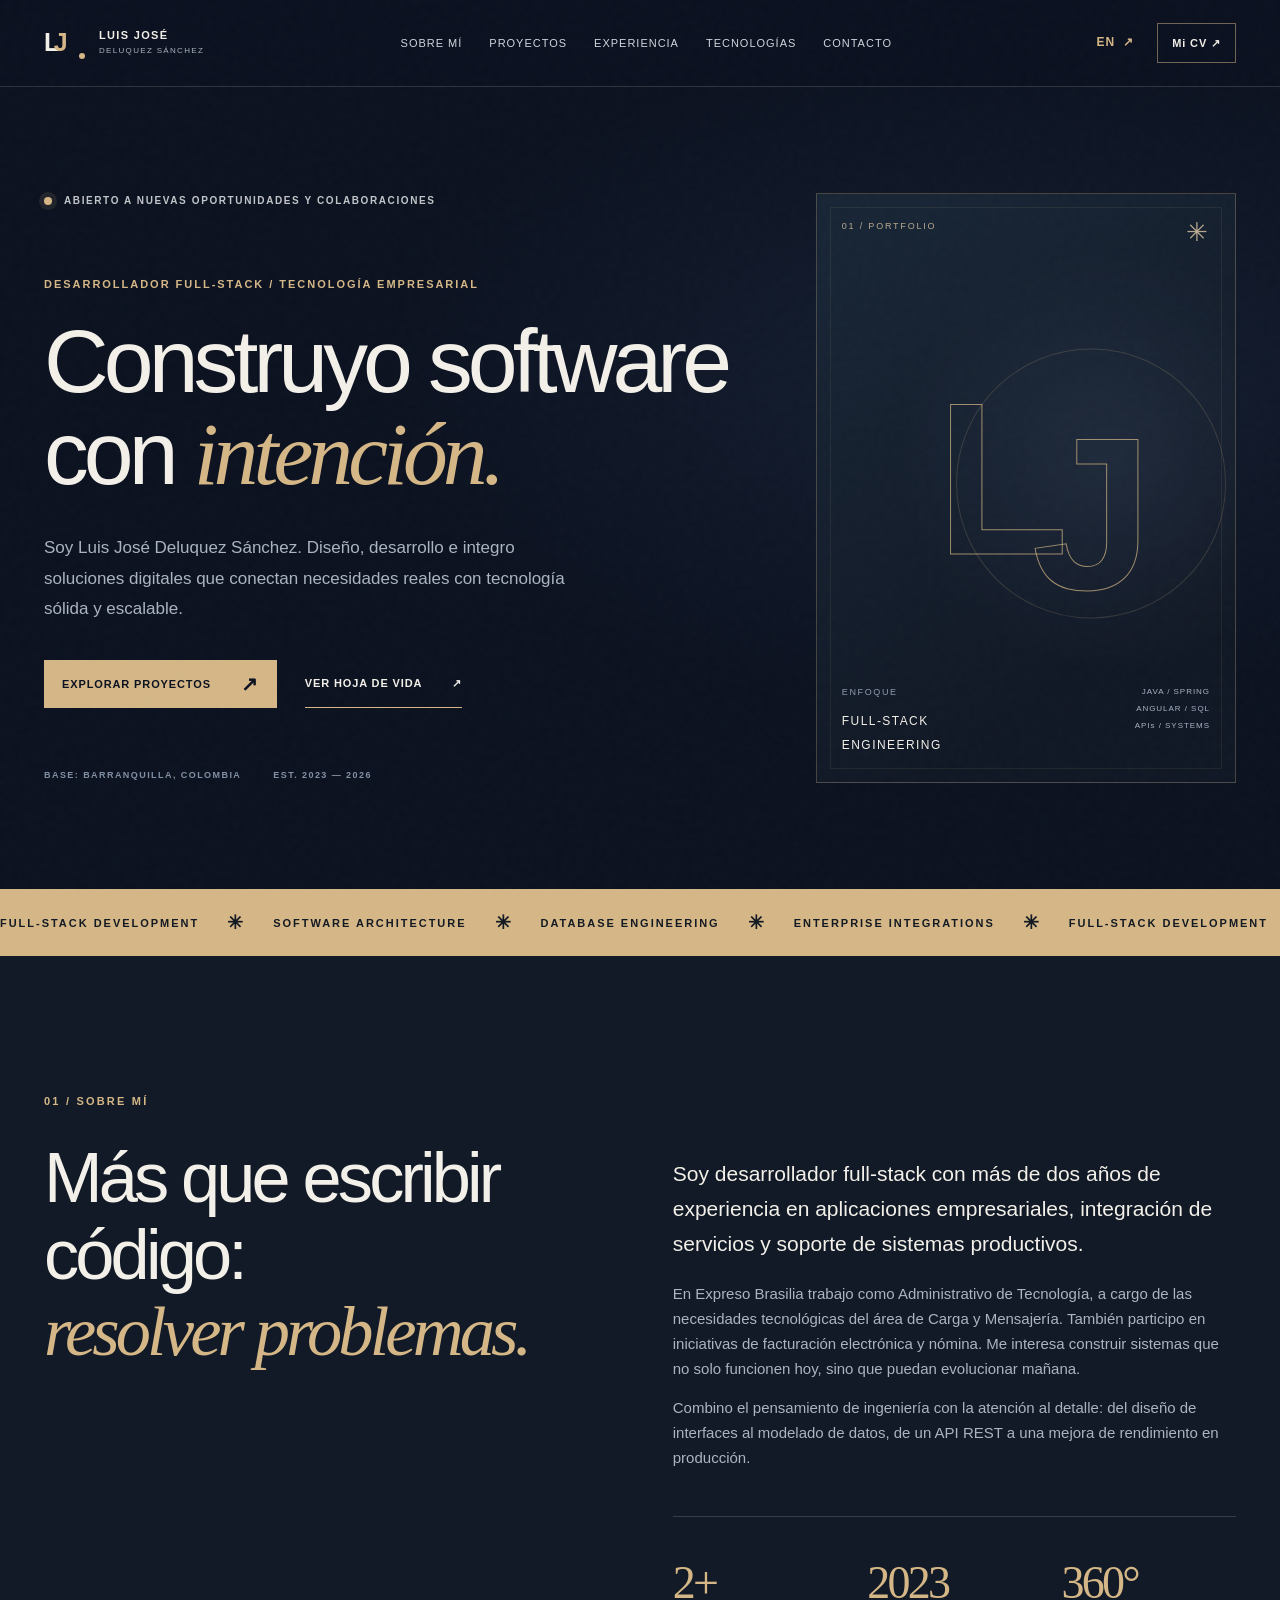
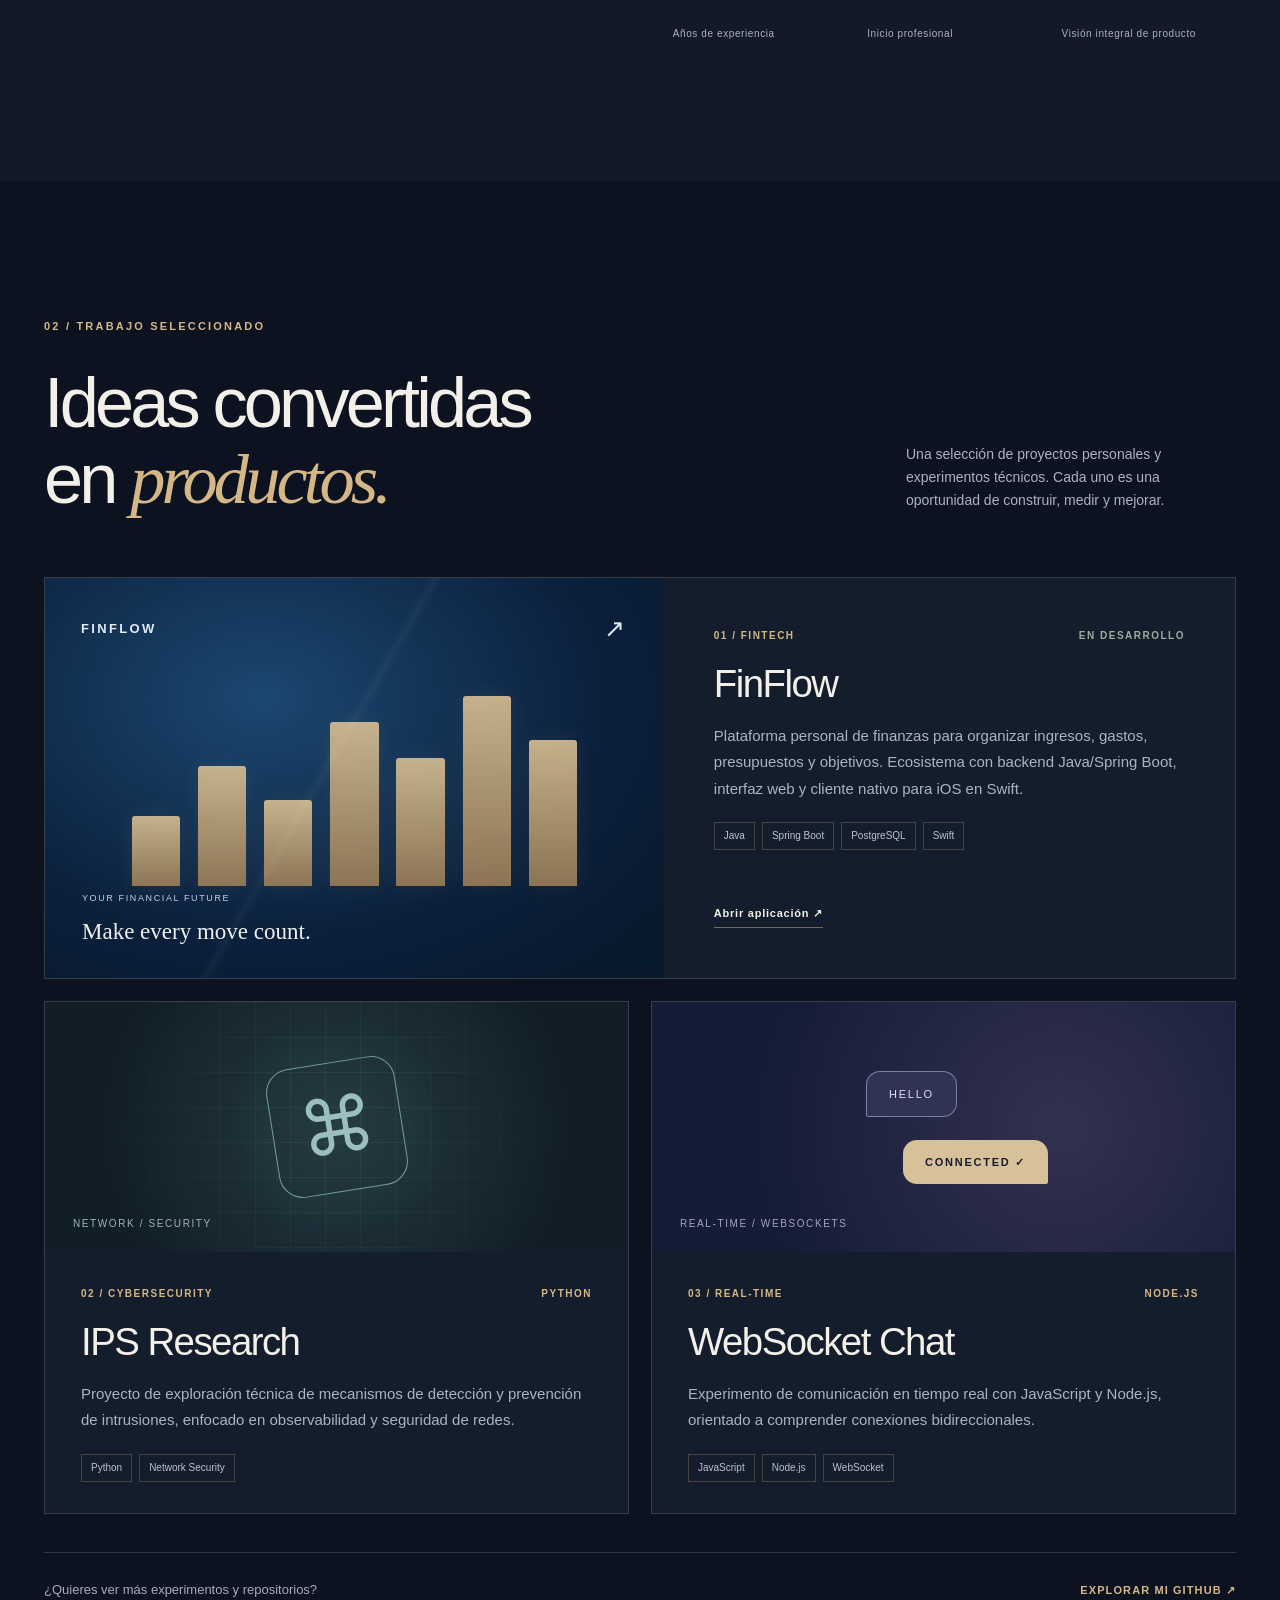
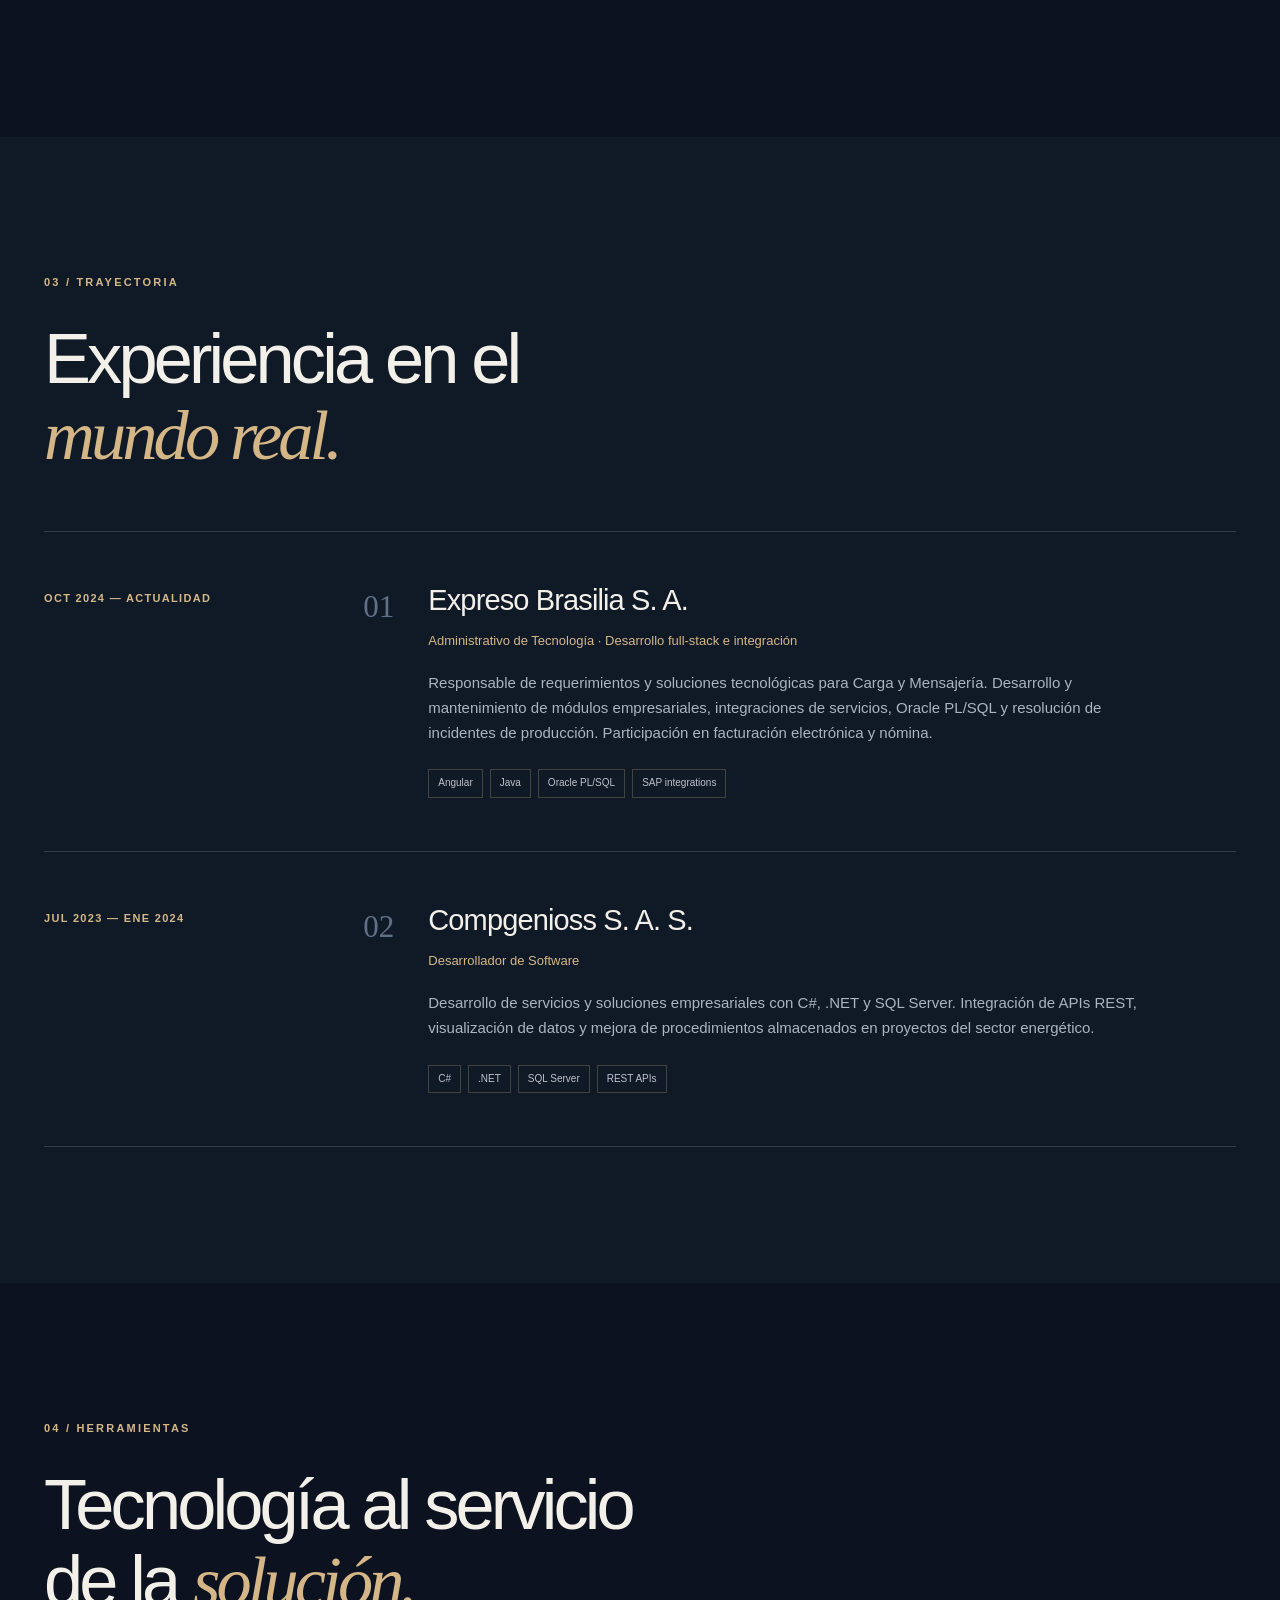
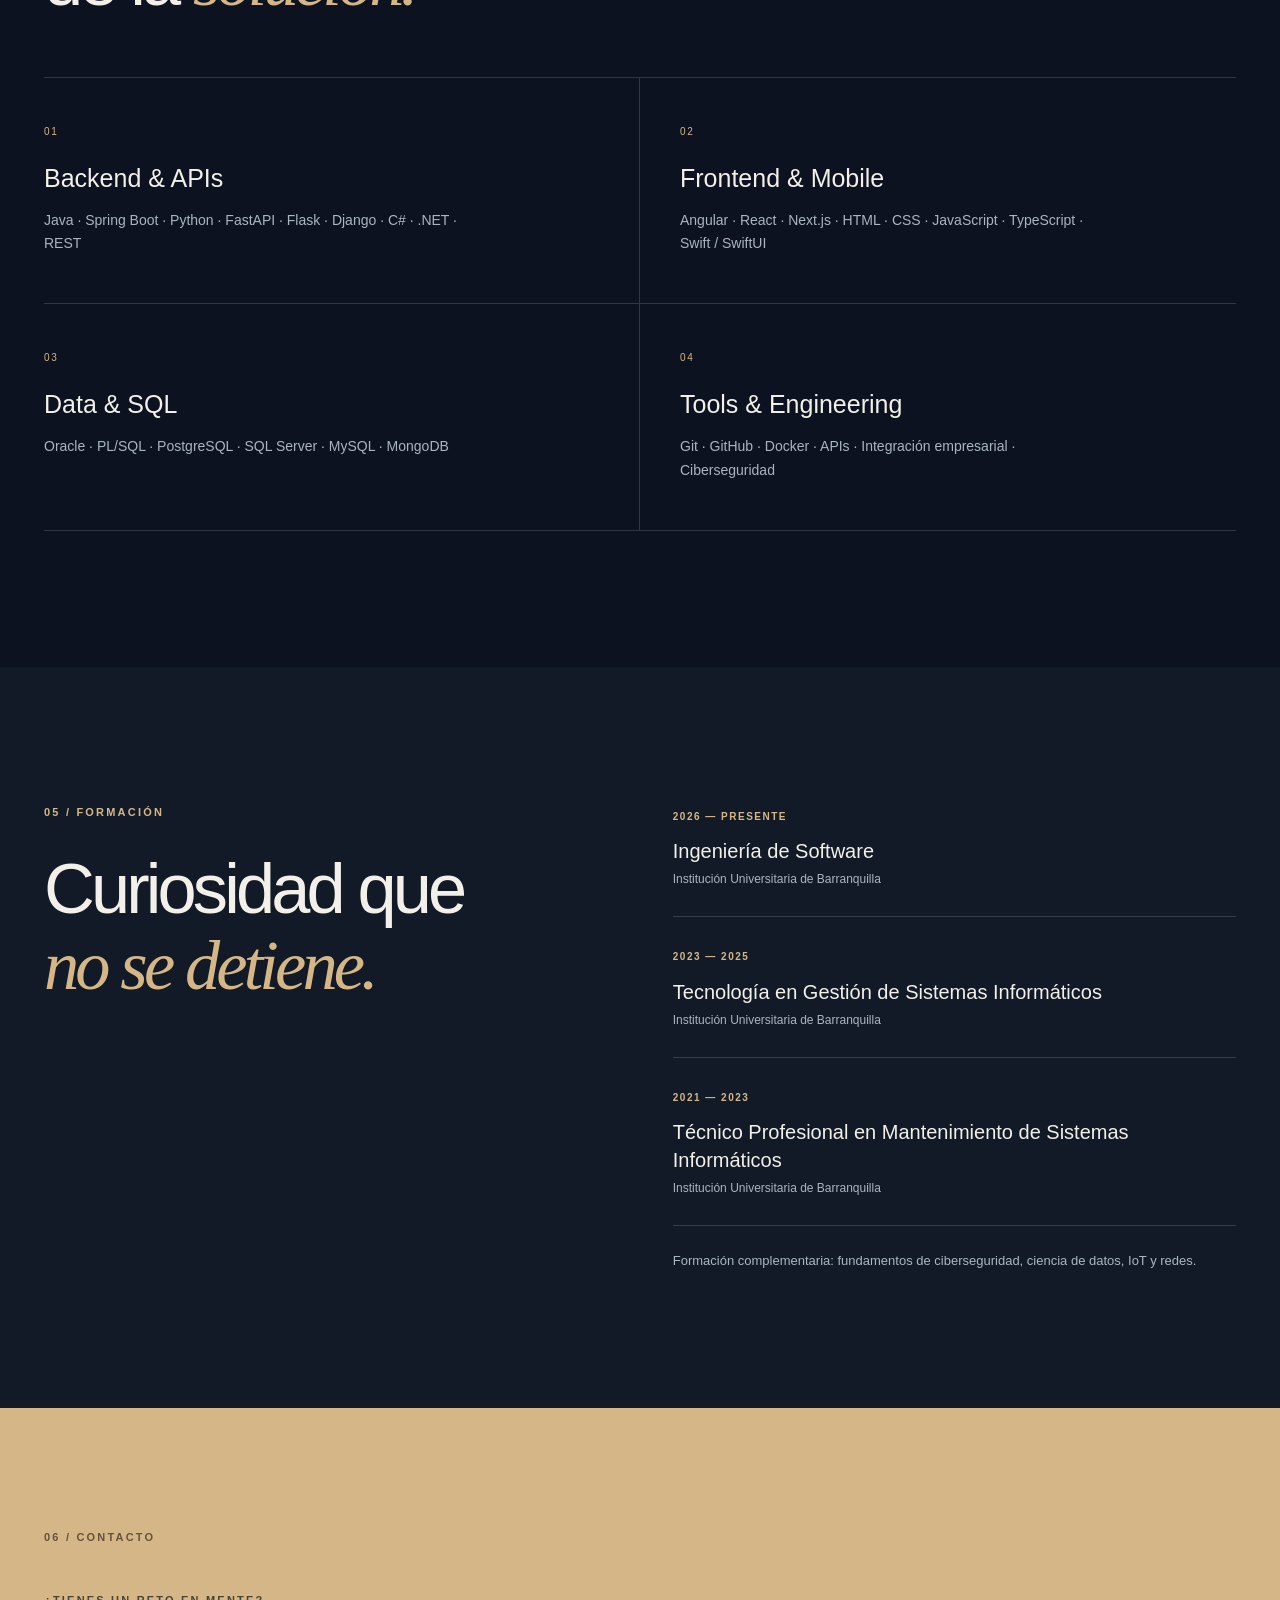
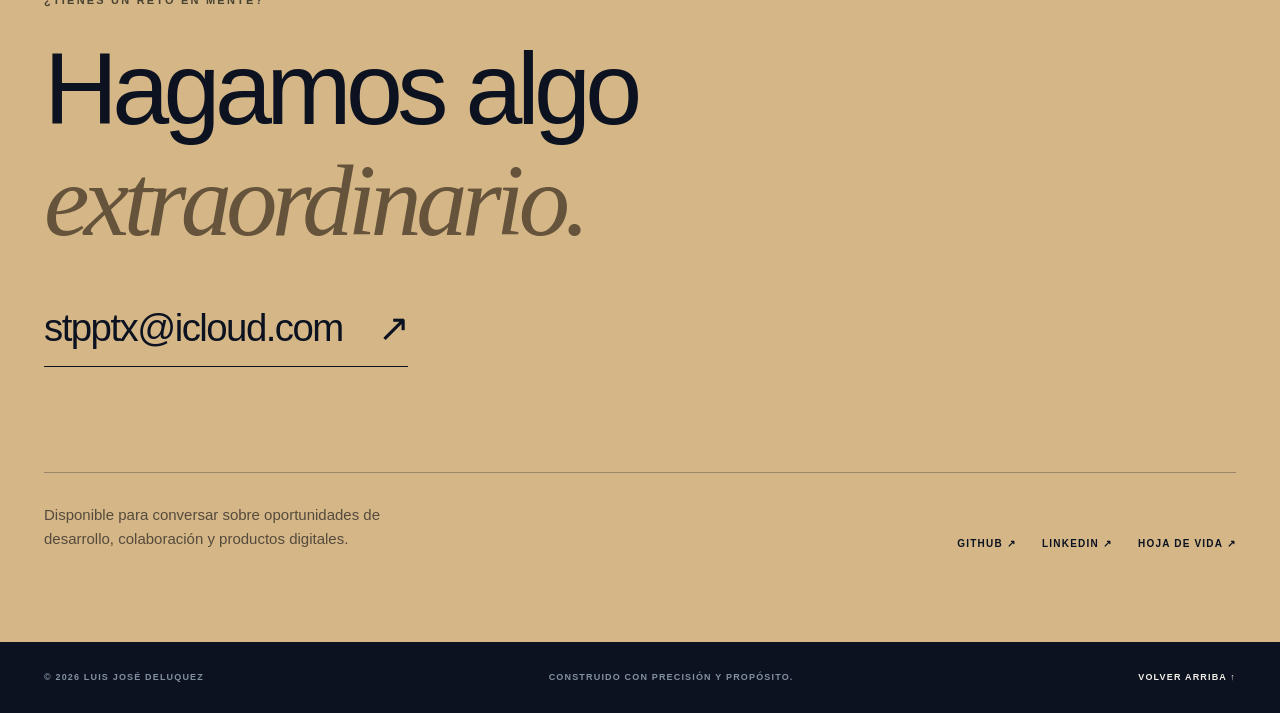
<file: portfolio/index.html>
<!doctype html>
<html lang="es">
<head>
  <meta charset="utf-8">
  <meta name="viewport" content="width=device-width, initial-scale=1">
  <meta name="theme-color" content="#0c1220">
  <meta name="description" content="Luis José Deluquez Sánchez — Desarrollador Full-Stack en Barranquilla, Colombia. Java, Spring Boot, Angular, Oracle, APIs e integración de sistemas. Proyectos, trayectoria y contacto.">
  <meta property="og:type" content="website">
  <meta property="og:title" content="Luis José Deluquez — Full-Stack Developer">
  <meta property="og:description" content="Software bien pensado. Experiencia empresarial, proyectos personales y soluciones que hacen la diferencia.">
  <meta property="og:locale" content="es_CO">
  <meta name="color-scheme" content="dark">
  <title>Luis José Deluquez — Full-Stack Developer</title>
  <link rel="icon" href="./favicon.svg" type="image/svg+xml">
  <link rel="stylesheet" href="./styles.css">
  <script src="./main.js" defer></script>
</head>
<body>
  <a class="skip-link" href="#contenido">Saltar al contenido</a>
  <div class="grain" aria-hidden="true"></div>
  <header class="site-header" id="inicio">
    <div class="container header-inner">
      <a class="identity" href="#inicio" aria-label="Luis José Deluquez, inicio">
        <span class="identity-mark">L<span>J</span><i></i></span>
        <span class="identity-label">LUIS JOSÉ<br><small>DELUQUEZ SÁNCHEZ</small></span>
      </a>
      <nav class="nav" id="main-nav" aria-label="Navegación principal">
        <a data-i18n="navAbout" href="#sobre-mi">Sobre mí</a>
        <a data-i18n="navProjects" href="#proyectos">Proyectos</a>
        <a data-i18n="navExperience" href="#experiencia">Experiencia</a>
        <a data-i18n="navSkills" href="#stack">Tecnologías</a>
        <a data-i18n="navContact" href="#contacto">Contacto</a>
      </nav>
      <div class="header-actions">
        <button class="lang-btn" id="language-toggle" type="button" aria-label="Cambiar idioma">EN <span aria-hidden="true">↗</span></button>
        <a class="top-cta" data-i18n="navResume" href="./cv.html">Mi CV <span aria-hidden="true">↗</span></a>
        <button class="menu-toggle" type="button" id="menu-toggle" aria-expanded="false" aria-controls="main-nav" aria-label="Abrir menú"><span></span><span></span></button>
      </div>
    </div>
  </header>

  <main id="contenido">
    <section class="hero section-pad">
      <div class="hero-lines" aria-hidden="true"></div>
      <div class="container hero-grid">
        <div class="hero-content">
          <p class="eyebrow"><span class="signal"></span><span data-i18n="heroAvailability">Abierto a nuevas oportunidades y colaboraciones</span></p>
          <p class="hero-label" data-i18n="heroRole">Desarrollador Full-Stack / Tecnología empresarial</p>
          <h1 data-i18n="heroTitle">Construyo software<br>con <em>intención.</em></h1>
          <p class="hero-description" data-i18n="heroDesc">Soy Luis José Deluquez Sánchez. Diseño, desarrollo e integro soluciones digitales que conectan necesidades reales con tecnología sólida y escalable.</p>
          <div class="hero-ctas">
            <a href="#proyectos" class="button button-primary"><span data-i18n="viewProjects">Explorar proyectos</span><span class="arrow" aria-hidden="true">↗</span></a>
            <a href="./cv.html" class="button button-text"><span data-i18n="viewResume">Ver hoja de vida</span><span aria-hidden="true">↗</span></a>
          </div>
          <div class="hero-bottom">
            <span data-i18n="basedIn">BASE: BARRANQUILLA, COLOMBIA</span>
            <span>EST. 2023 — 2026</span>
          </div>
        </div>
        <div class="hero-visual" aria-label="Arte tipográfico y áreas de especialidad">
          <div class="visual-top"><span>01 / PORTFOLIO</span><span class="visual-star" aria-hidden="true">✳</span></div>
          <div class="visual-monogram" aria-hidden="true"><span>L</span><span>J</span><div class="visual-orbit"></div></div>
          <div class="visual-bottom">
            <div><span class="micro-label" data-i18n="focusArea">ENFOQUE</span><strong>FULL-STACK<br>ENGINEERING</strong></div>
            <div class="visual-tags"><span>JAVA / SPRING</span><span>ANGULAR / SQL</span><span>APIs / SYSTEMS</span></div>
          </div>
        </div>
      </div>
    </section>

    <div class="ticker" aria-label="Especialidades"><div class="ticker-track"><span>FULL-STACK DEVELOPMENT</span><i>✳</i><span>SOFTWARE ARCHITECTURE</span><i>✳</i><span>DATABASE ENGINEERING</span><i>✳</i><span>ENTERPRISE INTEGRATIONS</span><i>✳</i><span>FULL-STACK DEVELOPMENT</span><i>✳</i><span>SOFTWARE ARCHITECTURE</span><i>✳</i><span>DATABASE ENGINEERING</span><i>✳</i><span>ENTERPRISE INTEGRATIONS</span><i>✳</i></div></div>

    <section class="about section-pad" id="sobre-mi" aria-labelledby="about-heading">
      <div class="container split-layout">
        <div class="section-intro">
          <p class="section-index">01 <span data-i18n="sectionAbout">/ SOBRE MÍ</span></p>
          <h2 id="about-heading" data-i18n="aboutTitle">Más que escribir código:<br><em>resolver problemas.</em></h2>
        </div>
        <div class="about-copy">
          <p class="lead" data-i18n="aboutLead">Soy desarrollador full-stack con más de dos años de experiencia en aplicaciones empresariales, integración de servicios y soporte de sistemas productivos.</p>
          <p data-i18n="aboutText">En Expreso Brasilia trabajo como Administrativo de Tecnología, a cargo de las necesidades tecnológicas del área de Carga y Mensajería. También participo en iniciativas de facturación electrónica y nómina. Me interesa construir sistemas que no solo funcionen hoy, sino que puedan evolucionar mañana.</p>
          <p data-i18n="aboutText2">Combino el pensamiento de ingeniería con la atención al detalle: del diseño de interfaces al modelado de datos, de un API REST a una mejora de rendimiento en producción.</p>
          <div class="about-facts">
            <div><strong>2+</strong><span data-i18n="factExperience">Años de experiencia</span></div>
            <div><strong>2023</strong><span data-i18n="factCareer">Inicio profesional</span></div>
            <div><strong>360°</strong><span data-i18n="factFocus">Visión integral de producto</span></div>
          </div>
        </div>
      </div>
    </section>

    <section class="projects section-pad" id="proyectos" aria-labelledby="projects-heading">
      <div class="container">
        <div class="section-heading">
          <div><p class="section-index">02 <span data-i18n="sectionProjects">/ TRABAJO SELECCIONADO</span></p><h2 id="projects-heading" data-i18n="projectsTitle">Ideas convertidas<br>en <em>productos.</em></h2></div>
          <p data-i18n="projectsDesc">Una selección de proyectos personales y experimentos técnicos. Cada uno es una oportunidad de construir, medir y mejorar.</p>
        </div>
        <div class="project-grid">
          <article class="project-card featured">
            <div class="project-visual fintech" aria-hidden="true">
              <div class="product-head"><span>FINFLOW</span><span>↗</span></div>
              <div class="fin-chart"><span style="--h:35%"></span><span style="--h:60%"></span><span style="--h:43%"></span><span style="--h:82%"></span><span style="--h:64%"></span><span style="--h:95%"></span><span style="--h:73%"></span></div>
              <div class="fin-outline"><span>YOUR FINANCIAL FUTURE</span><strong>Make every move count.</strong></div>
            </div>
            <div class="project-body">
              <div class="project-kicker"><span>01 / FINTECH</span><span class="project-state" data-i18n="inDevelopment">EN DESARROLLO</span></div>
              <h3>FinFlow</h3>
              <p data-i18n="finDesc">Plataforma personal de finanzas para organizar ingresos, gastos, presupuestos y objetivos. Ecosistema con backend Java/Spring Boot, interfaz web y cliente nativo para iOS en Swift.</p>
              <div class="techline"><span>Java</span><span>Spring Boot</span><span>PostgreSQL</span><span>Swift</span></div>
              <div class="project-links"><a href="https://finflow-opal-five.vercel.app/login" target="_blank" rel="noopener noreferrer"><span data-i18n="visitApp">Abrir aplicación</span> ↗</a></div>
            </div>
          </article>
          <article class="project-card">
            <div class="project-visual security" aria-hidden="true">
              <div class="security-grid"></div><span class="security-symbol">⌘</span><span class="security-label">NETWORK / SECURITY</span>
            </div>
            <div class="project-body">
              <div class="project-kicker"><span>02 / CYBERSECURITY</span><span>PYTHON</span></div>
              <h3>IPS Research</h3>
              <p data-i18n="ipsDesc">Proyecto de exploración técnica de mecanismos de detección y prevención de intrusiones, enfocado en observabilidad y seguridad de redes.</p>
              <div class="techline"><span>Python</span><span>Network Security</span></div>

            </div>
          </article>
          <article class="project-card">
            <div class="project-visual realtime" aria-hidden="true">
              <span class="chat-bubble one">HELLO</span><span class="chat-bubble two">CONNECTED ✓</span><span class="realtime-label">REAL-TIME / WEBSOCKETS</span>
            </div>
            <div class="project-body">
              <div class="project-kicker"><span>03 / REAL-TIME</span><span>NODE.JS</span></div>
              <h3>WebSocket Chat</h3>
              <p data-i18n="chatDesc">Experimento de comunicación en tiempo real con JavaScript y Node.js, orientado a comprender conexiones bidireccionales.</p>
              <div class="techline"><span>JavaScript</span><span>Node.js</span><span>WebSocket</span></div>

            </div>
          </article>
        </div>
        <div class="more-projects"><span data-i18n="moreProjects">¿Quieres ver más experimentos y repositorios?</span><a href="https://github.com/LuisJose713?tab=repositories" target="_blank" rel="noopener noreferrer"><span data-i18n="githubAll">Explorar mi GitHub</span> ↗</a></div>
      </div>
    </section>

    <section class="experience section-pad" id="experiencia" aria-labelledby="experience-heading">
      <div class="container">
        <div class="section-heading compact"><div><p class="section-index">03 <span data-i18n="sectionExperience">/ TRAYECTORIA</span></p><h2 id="experience-heading" data-i18n="experienceTitle">Experiencia en el<br><em>mundo real.</em></h2></div></div>
        <div class="timeline">
          <article class="timeline-item">
            <div class="timeline-date" data-i18n="job1Date">OCT 2024 — ACTUALIDAD</div>
            <div class="timeline-detail"><span class="timeline-count">01</span><h3>Expreso Brasilia S. A.</h3><p class="job-title" data-i18n="job1Title">Administrativo de Tecnología · Desarrollo full-stack e integración</p>
              <p data-i18n="job1Desc">Responsable de requerimientos y soluciones tecnológicas para Carga y Mensajería. Desarrollo y mantenimiento de módulos empresariales, integraciones de servicios, Oracle PL/SQL y resolución de incidentes de producción. Participación en facturación electrónica y nómina.</p>
              <div class="techline"><span>Angular</span><span>Java</span><span>Oracle PL/SQL</span><span>SAP integrations</span></div>
            </div>
          </article>
          <article class="timeline-item">
            <div class="timeline-date" data-i18n="job2Date">JUL 2023 — ENE 2024</div>
            <div class="timeline-detail"><span class="timeline-count">02</span><h3>Compgenioss S. A. S.</h3><p class="job-title" data-i18n="job2Title">Desarrollador de Software</p>
              <p data-i18n="job2Desc">Desarrollo de servicios y soluciones empresariales con C#, .NET y SQL Server. Integración de APIs REST, visualización de datos y mejora de procedimientos almacenados en proyectos del sector energético.</p>
              <div class="techline"><span>C#</span><span>.NET</span><span>SQL Server</span><span>REST APIs</span></div>
            </div>
          </article>
        </div>
      </div>
    </section>

    <section class="skills section-pad" id="stack" aria-labelledby="skills-heading">
      <div class="container">
        <div class="section-heading compact"><div><p class="section-index">04 <span data-i18n="sectionTools">/ HERRAMIENTAS</span></p><h2 id="skills-heading" data-i18n="skillsTitle">Tecnología al servicio<br>de la <em>solución.</em></h2></div></div>
        <div class="skills-grid">
          <div class="skill-group"><span class="skill-number">01</span><h3>Backend & APIs</h3><p>Java · Spring Boot · Python · FastAPI · Flask · Django · C# · .NET · REST</p></div>
          <div class="skill-group"><span class="skill-number">02</span><h3>Frontend & Mobile</h3><p>Angular · React · Next.js · HTML · CSS · JavaScript · TypeScript · Swift / SwiftUI</p></div>
          <div class="skill-group"><span class="skill-number">03</span><h3>Data & SQL</h3><p>Oracle · PL/SQL · PostgreSQL · SQL Server · MySQL · MongoDB</p></div>
          <div class="skill-group"><span class="skill-number">04</span><h3>Tools & Engineering</h3><p>Git · GitHub · Docker · APIs · Integración empresarial · Ciberseguridad</p></div>
        </div>
      </div>
    </section>

    <section class="education section-pad" id="formacion" aria-labelledby="education-heading">
      <div class="container split-layout">
        <div class="section-intro"><p class="section-index">05 <span data-i18n="sectionEducation">/ FORMACIÓN</span></p><h2 id="education-heading" data-i18n="educationTitle">Curiosidad que<br><em>no se detiene.</em></h2></div>
        <div class="education-list">
          <article><span>2026 — <span data-i18n="present">PRESENTE</span></span><h3 data-i18n="edu1">Ingeniería de Software</h3><p>Institución Universitaria de Barranquilla</p></article>
          <article><span>2023 — 2025</span><h3 data-i18n="edu2">Tecnología en Gestión de Sistemas Informáticos</h3><p>Institución Universitaria de Barranquilla</p></article>
          <article><span>2021 — 2023</span><h3 data-i18n="edu3">Técnico Profesional en Mantenimiento de Sistemas Informáticos</h3><p>Institución Universitaria de Barranquilla</p></article>
          <div class="education-note"><span data-i18n="extraEducation">Formación complementaria: fundamentos de ciberseguridad, ciencia de datos, IoT y redes.</span></div>
        </div>
      </div>
    </section>

    <section class="contact section-pad" id="contacto" aria-labelledby="contact-heading">
      <div class="container contact-inner">
        <p class="section-index">06 <span data-i18n="sectionContact">/ CONTACTO</span></p>
        <p class="contact-kicker" data-i18n="contactKicker">¿TIENES UN RETO EN MENTE?</p>
        <h2 id="contact-heading" data-i18n="contactTitle">Hagamos algo<br><em>extraordinario.</em></h2>
        <a class="contact-mail" href="mailto:stpptx@icloud.com">stpptx@icloud.com <span aria-hidden="true">↗</span></a>
        <div class="contact-footer">
          <p data-i18n="contactText">Disponible para conversar sobre oportunidades de desarrollo, colaboración y productos digitales.</p>
          <div class="social-links"><a href="https://github.com/LuisJose713" target="_blank" rel="noopener noreferrer">GITHUB ↗</a><a href="https://www.linkedin.com/in/luis-jose-deluquez" target="_blank" rel="noopener noreferrer">LINKEDIN ↗</a><a href="./cv.html" data-i18n="cvLink">HOJA DE VIDA ↗</a></div>
        </div>
      </div>
    </section>
  </main>
  <footer class="site-footer"><div class="container footer-inner"><span>© <span id="year">2026</span> LUIS JOSÉ DELUQUEZ</span><span data-i18n="footerLine">CONSTRUIDO CON PRECISIÓN Y PROPÓSITO.</span><a href="#inicio" data-i18n="backTop">VOLVER ARRIBA ↑</a></div></footer>
</body>
</html>
</file>
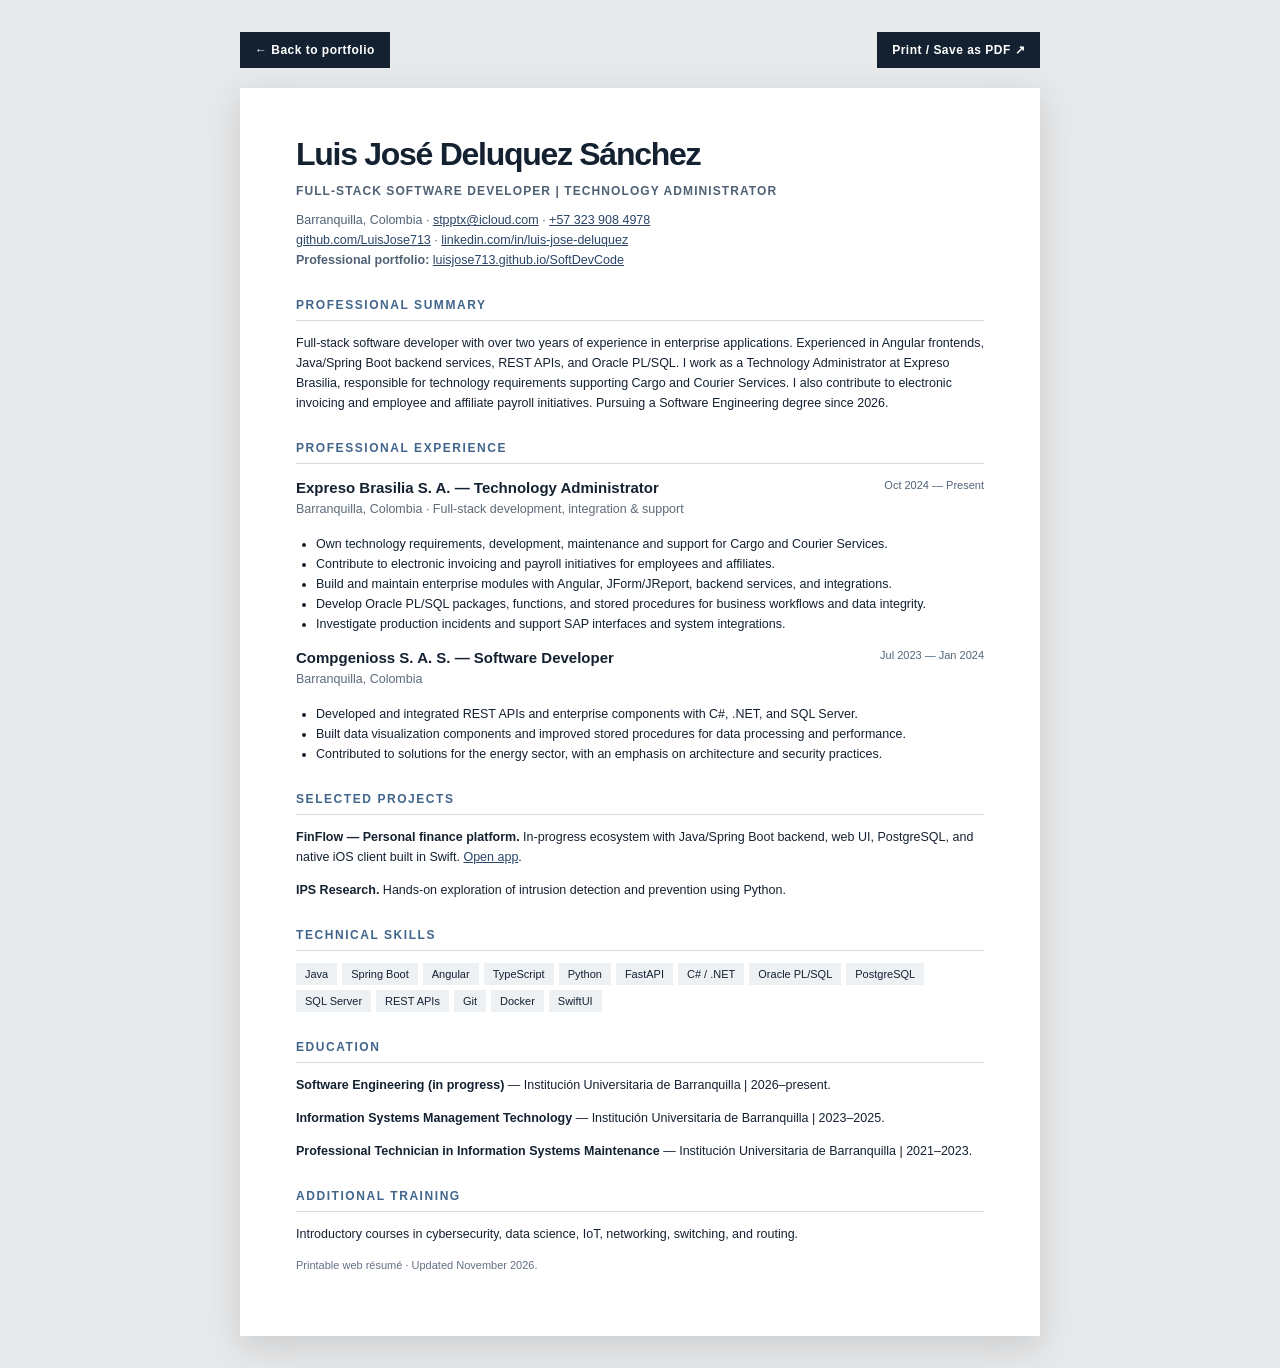
<file: portfolio/cv-en.html>
<!doctype html>
<html lang="en"><head><meta charset="utf-8"><meta name="viewport" content="width=device-width,initial-scale=1"><title>Résumé — Luis José Deluquez Sánchez</title><meta name="description" content="Professional résumé of Luis José Deluquez Sánchez, Full-Stack Software Developer."><link rel="icon" href="./favicon.svg" type="image/svg+xml"><style>
:root{font-family:Arial,Helvetica,sans-serif;color:#142131;background:#e8e9ea}*{box-sizing:border-box}body{margin:0;padding:32px}a{color:#294568}main{max-width:800px;margin:auto;background:white;padding:48px 56px;box-shadow:0 10px 35px #0002}.toolbar{max-width:800px;display:flex;justify-content:space-between;align-items:center;margin:0 auto 20px;gap:14px}.toolbar a,.toolbar button{background:#142131;color:white;padding:11px 15px;border:0;text-decoration:none;font:700 12px Arial;cursor:pointer;letter-spacing:.04em}h1{font-size:32px;margin:0 0 5px;letter-spacing:-.04em}h2{font-size:12px;letter-spacing:.13em;color:#42658c;text-transform:uppercase;border-bottom:1px solid #d6dce4;padding-bottom:8px;margin:28px 0 12px}h3{margin:0;font-size:15px}p,li{font-size:12.5px;line-height:1.6}p{margin:7px 0 13px}ul{padding-left:20px;margin:7px 0}.heading p{margin:0;color:#4f6174}.heading .role{font-weight:700;letter-spacing:.09em;text-transform:uppercase;font-size:12px;margin:9px 0}.row{display:flex;justify-content:space-between;gap:20px;align-items:start;margin:15px 0}.row>span{font-size:11px;color:#526579;flex-shrink:0}.row h3{margin-bottom:3px}.row p{margin:0}.chips{display:flex;flex-wrap:wrap;gap:5px}.chips span{background:#edf1f4;padding:5px 9px;font-size:11px}.small{font-size:11px;color:#647084}.section{break-inside:avoid}.muted{color:#5c6a79}@media(max-width:600px){body{padding:12px}main{padding:25px 22px}.row{flex-direction:column;gap:3px}h1{font-size:26px}}@page{size:A4;margin:13mm}@media print{body{background:#fff;padding:0}main{box-shadow:none;max-width:none;padding:0}.toolbar{display:none!important}a{color:#142131;text-decoration:none}h2{margin-top:21px}.section{break-inside:avoid}h1{font-size:30px}}
</style></head><body>
<div class="toolbar"><a href="./index.html">← Back to portfolio</a><button onclick="window.print()">Print / Save as PDF ↗</button></div>
<main>
<header class="heading"><h1>Luis José Deluquez Sánchez</h1><p class="role">Full-Stack Software Developer | Technology Administrator</p><p>Barranquilla, Colombia · <a href="mailto:stpptx@icloud.com">stpptx@icloud.com</a> · <a href="tel:+573239084978">+57 323 908 4978</a></p><p><a href="https://github.com/LuisJose713">github.com/LuisJose713</a> · <a href="https://linkedin.com/in/luis-jose-deluquez">linkedin.com/in/luis-jose-deluquez</a></p><p><strong>Professional portfolio:</strong> <a href="https://luisjose713.github.io/SoftDevCode" target="_blank" rel="noopener noreferrer">luisjose713.github.io/SoftDevCode</a></p></header>
<section class="section"><h2>Professional summary</h2><p>Full-stack software developer with over two years of experience in enterprise applications. Experienced in Angular frontends, Java/Spring Boot backend services, REST APIs, and Oracle PL/SQL. I work as a Technology Administrator at Expreso Brasilia, responsible for technology requirements supporting Cargo and Courier Services. I also contribute to electronic invoicing and employee and affiliate payroll initiatives. Pursuing a Software Engineering degree since 2026.</p></section>
<section class="section"><h2>Professional experience</h2>
<div class="row"><div><h3>Expreso Brasilia S. A. — Technology Administrator</h3><p class="muted">Barranquilla, Colombia · Full-stack development, integration & support</p></div><span>Oct 2024 — Present</span></div>
<ul><li>Own technology requirements, development, maintenance and support for Cargo and Courier Services.</li><li>Contribute to electronic invoicing and payroll initiatives for employees and affiliates.</li><li>Build and maintain enterprise modules with Angular, JForm/JReport, backend services, and integrations.</li><li>Develop Oracle PL/SQL packages, functions, and stored procedures for business workflows and data integrity.</li><li>Investigate production incidents and support SAP interfaces and system integrations.</li></ul>
<div class="row"><div><h3>Compgenioss S. A. S. — Software Developer</h3><p class="muted">Barranquilla, Colombia</p></div><span>Jul 2023 — Jan 2024</span></div>
<ul><li>Developed and integrated REST APIs and enterprise components with C#, .NET, and SQL Server.</li><li>Built data visualization components and improved stored procedures for data processing and performance.</li><li>Contributed to solutions for the energy sector, with an emphasis on architecture and security practices.</li></ul>
</section>
<section class="section"><h2>Selected projects</h2><p><strong>FinFlow — Personal finance platform.</strong> In-progress ecosystem with Java/Spring Boot backend, web UI, PostgreSQL, and native iOS client built in Swift. <a href="https://finflow-opal-five.vercel.app/login">Open app</a>.</p><p><strong>IPS Research.</strong> Hands-on exploration of intrusion detection and prevention using Python.</p></section>
<section class="section"><h2>Technical skills</h2><div class="chips"><span>Java</span><span>Spring Boot</span><span>Angular</span><span>TypeScript</span><span>Python</span><span>FastAPI</span><span>C# / .NET</span><span>Oracle PL/SQL</span><span>PostgreSQL</span><span>SQL Server</span><span>REST APIs</span><span>Git</span><span>Docker</span><span>SwiftUI</span></div></section>
<section class="section"><h2>Education</h2><p><strong>Software Engineering (in progress)</strong> — Institución Universitaria de Barranquilla | 2026–present.</p><p><strong>Information Systems Management Technology</strong> — Institución Universitaria de Barranquilla | 2023–2025.</p><p><strong>Professional Technician in Information Systems Maintenance</strong> — Institución Universitaria de Barranquilla | 2021–2023.</p></section>
<section class="section"><h2>Additional training</h2><p>Introductory courses in cybersecurity, data science, IoT, networking, switching, and routing.</p></section>
<p class="small">Printable web résumé · Updated November 2026.</p>
</main></body></html>
</file>
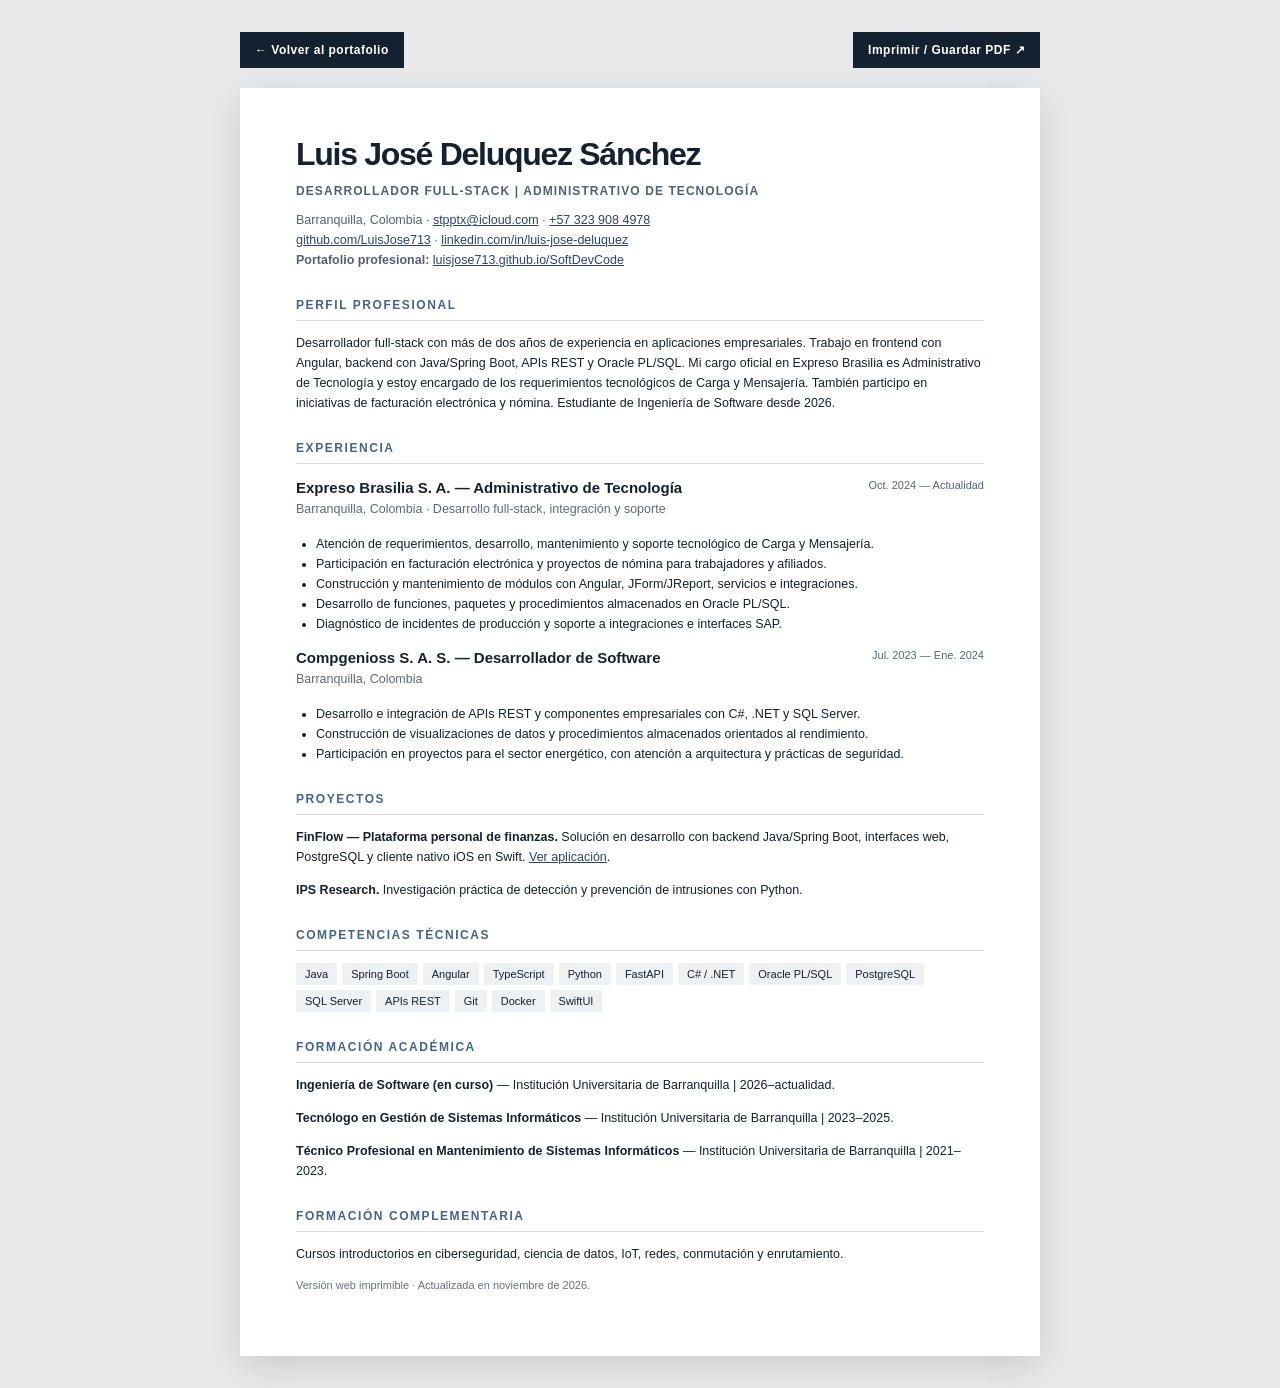
<file: portfolio/cv.html>
<!doctype html>
<html lang="es"><head><meta charset="utf-8"><meta name="viewport" content="width=device-width,initial-scale=1"><title>CV — Luis José Deluquez Sánchez</title><meta name="description" content="Hoja de vida profesional de Luis José Deluquez Sánchez, desarrollador Full-Stack."><link rel="icon" href="./favicon.svg" type="image/svg+xml"><style>
:root{font-family:Arial,Helvetica,sans-serif;color:#142131;background:#e8e9ea}*{box-sizing:border-box}body{margin:0;padding:32px}a{color:#294568}main{max-width:800px;margin:auto;background:white;padding:48px 56px;box-shadow:0 10px 35px #0002}.toolbar{max-width:800px;display:flex;justify-content:space-between;align-items:center;margin:0 auto 20px;gap:14px}.toolbar a,.toolbar button{background:#142131;color:white;padding:11px 15px;border:0;text-decoration:none;font:700 12px Arial;cursor:pointer;letter-spacing:.04em}h1{font-size:32px;margin:0 0 5px;letter-spacing:-.04em}h2{font-size:12px;letter-spacing:.13em;color:#42658c;text-transform:uppercase;border-bottom:1px solid #d6dce4;padding-bottom:8px;margin:28px 0 12px}h3{margin:0;font-size:15px}p,li{font-size:12.5px;line-height:1.6}p{margin:7px 0 13px}ul{padding-left:20px;margin:7px 0}.heading p{margin:0;color:#4f6174}.heading .role{font-weight:700;letter-spacing:.09em;text-transform:uppercase;font-size:12px;margin:9px 0}.row{display:flex;justify-content:space-between;gap:20px;align-items:start;margin:15px 0}.row>span{font-size:11px;color:#526579;flex-shrink:0}.row h3{margin-bottom:3px}.row p{margin:0}.chips{display:flex;flex-wrap:wrap;gap:5px}.chips span{background:#edf1f4;padding:5px 9px;font-size:11px}.small{font-size:11px;color:#647084}.section{break-inside:avoid}.muted{color:#5c6a79}@media(max-width:600px){body{padding:12px}main{padding:25px 22px}.row{flex-direction:column;gap:3px}h1{font-size:26px}}@page{size:A4;margin:13mm}@media print{body{background:#fff;padding:0}main{box-shadow:none;max-width:none;padding:0}.toolbar{display:none!important}a{color:#142131;text-decoration:none}h2{margin-top:21px}.section{break-inside:avoid}h1{font-size:30px}}
</style></head><body>
<div class="toolbar"><a href="./index.html">← Volver al portafolio</a><button onclick="window.print()">Imprimir / Guardar PDF ↗</button></div>
<main>
<header class="heading"><h1>Luis José Deluquez Sánchez</h1><p class="role">Desarrollador Full-Stack | Administrativo de Tecnología</p><p>Barranquilla, Colombia · <a href="mailto:stpptx@icloud.com">stpptx@icloud.com</a> · <a href="tel:+573239084978">+57 323 908 4978</a></p><p><a href="https://github.com/LuisJose713">github.com/LuisJose713</a> · <a href="https://linkedin.com/in/luis-jose-deluquez">linkedin.com/in/luis-jose-deluquez</a></p><p><strong>Portafolio profesional:</strong> <a href="https://luisjose713.github.io/SoftDevCode" target="_blank" rel="noopener noreferrer">luisjose713.github.io/SoftDevCode</a></p></header>
<section class="section"><h2>Perfil profesional</h2><p>Desarrollador full-stack con más de dos años de experiencia en aplicaciones empresariales. Trabajo en frontend con Angular, backend con Java/Spring Boot, APIs REST y Oracle PL/SQL. Mi cargo oficial en Expreso Brasilia es Administrativo de Tecnología y estoy encargado de los requerimientos tecnológicos de Carga y Mensajería. También participo en iniciativas de facturación electrónica y nómina. Estudiante de Ingeniería de Software desde 2026.</p></section>
<section class="section"><h2>Experiencia</h2>
<div class="row"><div><h3>Expreso Brasilia S. A. — Administrativo de Tecnología</h3><p class="muted">Barranquilla, Colombia · Desarrollo full-stack, integración y soporte</p></div><span>Oct. 2024 — Actualidad</span></div>
<ul><li>Atención de requerimientos, desarrollo, mantenimiento y soporte tecnológico de Carga y Mensajería.</li><li>Participación en facturación electrónica y proyectos de nómina para trabajadores y afiliados.</li><li>Construcción y mantenimiento de módulos con Angular, JForm/JReport, servicios e integraciones.</li><li>Desarrollo de funciones, paquetes y procedimientos almacenados en Oracle PL/SQL.</li><li>Diagnóstico de incidentes de producción y soporte a integraciones e interfaces SAP.</li></ul>
<div class="row"><div><h3>Compgenioss S. A. S. — Desarrollador de Software</h3><p class="muted">Barranquilla, Colombia</p></div><span>Jul. 2023 — Ene. 2024</span></div>
<ul><li>Desarrollo e integración de APIs REST y componentes empresariales con C#, .NET y SQL Server.</li><li>Construcción de visualizaciones de datos y procedimientos almacenados orientados al rendimiento.</li><li>Participación en proyectos para el sector energético, con atención a arquitectura y prácticas de seguridad.</li></ul>
</section>
<section class="section"><h2>Proyectos</h2><p><strong>FinFlow — Plataforma personal de finanzas.</strong> Solución en desarrollo con backend Java/Spring Boot, interfaces web, PostgreSQL y cliente nativo iOS en Swift. <a href="https://finflow-opal-five.vercel.app/login">Ver aplicación</a>.</p><p><strong>IPS Research.</strong> Investigación práctica de detección y prevención de intrusiones con Python.</p></section>
<section class="section"><h2>Competencias técnicas</h2><div class="chips"><span>Java</span><span>Spring Boot</span><span>Angular</span><span>TypeScript</span><span>Python</span><span>FastAPI</span><span>C# / .NET</span><span>Oracle PL/SQL</span><span>PostgreSQL</span><span>SQL Server</span><span>APIs REST</span><span>Git</span><span>Docker</span><span>SwiftUI</span></div></section>
<section class="section"><h2>Formación académica</h2><p><strong>Ingeniería de Software (en curso)</strong> — Institución Universitaria de Barranquilla | 2026–actualidad.</p><p><strong>Tecnólogo en Gestión de Sistemas Informáticos</strong> — Institución Universitaria de Barranquilla | 2023–2025.</p><p><strong>Técnico Profesional en Mantenimiento de Sistemas Informáticos</strong> — Institución Universitaria de Barranquilla | 2021–2023.</p></section>
<section class="section"><h2>Formación complementaria</h2><p>Cursos introductorios en ciberseguridad, ciencia de datos, IoT, redes, conmutación y enrutamiento.</p></section>
<p class="small">Versión web imprimible · Actualizada en noviembre de 2026.</p>
</main></body></html>
</file>
<file: portfolio/styles.css>
/* Luis José Deluquez | Personal portfolio — semantic, accessible, responsive */
:root{--ink:#101723;--night:#0c1220;--night2:#121c2a;--ivory:#f3f0e9;--muted:#aab3c0;--gold:#d5b787;--line:rgba(245,239,228,.16);--surface:#131c29;--font:Inter,"Helvetica Neue",Arial,sans-serif;--serif:Georgia,"Times New Roman",serif}
*{box-sizing:border-box}html{scroll-behavior:smooth;scroll-padding-top:88px}body{margin:0;background:var(--night);color:var(--ivory);font-family:var(--font);font-size:15px;line-height:1.65;-webkit-font-smoothing:antialiased}body.menu-open{overflow:hidden}::selection{background:var(--gold);color:var(--ink)}a{color:inherit;text-decoration:none}button{font:inherit}button,a{-webkit-tap-highlight-color:transparent}a:focus-visible,button:focus-visible{outline:2px solid var(--gold);outline-offset:5px}img{max-width:100%}.container{width:min(100% - 88px,1320px);margin-inline:auto}.section-pad{padding:136px 0}h1,h2,h3,p{margin-top:0}h1,h2{font-weight:500;letter-spacing:-.055em;line-height:1.08}h2{font-size:clamp(44px,5.5vw,90px)}h2 em,h1 em{font-family:var(--serif);font-weight:400;color:var(--gold)}p{color:#abb4c1}.skip-link{position:absolute;top:-90px;left:10px;background:#fff;color:#000;padding:12px;z-index:100}.skip-link:focus{top:10px}.grain{position:fixed;inset:0;pointer-events:none;z-index:200;opacity:.12;background-image:url("data:image/svg+xml,%3Csvg viewBox='0 0 180 180' xmlns='http://www.w3.org/2000/svg'%3E%3Cfilter id='n'%3E%3CfeTurbulence type='fractalNoise' baseFrequency='.7' numOctaves='3' stitchTiles='stitch'/%3E%3C/filter%3E%3Crect width='100%25' height='100%25' filter='url(%23n)' opacity='.17'/%3E%3C/svg%3E")}
.site-header{position:sticky;top:0;background:rgba(12,18,32,.94);backdrop-filter:blur(18px);-webkit-backdrop-filter:blur(18px);border-bottom:1px solid var(--line);z-index:90}.header-inner{height:86px;display:flex;align-items:center;justify-content:space-between;gap:32px}.identity{display:flex;align-items:center;gap:14px;flex-shrink:0}.identity-mark{display:inline-flex;align-items:center;font-weight:900;letter-spacing:-.22em;font-size:25px;position:relative;width:41px}.identity-mark span{color:var(--gold)}.identity-mark i{height:6px;width:6px;border-radius:50%;background:var(--gold);position:absolute;right:0;bottom:5px}.identity-label{font-size:11px;line-height:1.25;letter-spacing:.12em;font-weight:800}.identity-label small{font-size:8px;color:var(--muted);font-weight:500}.nav{display:flex;align-items:center;gap:27px}.nav a{font-size:11px;text-transform:uppercase;letter-spacing:.09em;color:#d1d6dd;transition:color .2s}.nav a:hover,.social-links a:hover,.footer-inner a:hover{color:var(--gold)}.header-actions{display:flex;align-items:center;gap:15px}.lang-btn{border:0;background:transparent;color:var(--gold);font-size:12px;letter-spacing:.1em;cursor:pointer;font-weight:700;padding:8px}.lang-btn span{margin-left:3px}.top-cta{font-size:11px;font-weight:700;letter-spacing:.08em;border:1px solid rgba(213,183,135,.5);padding:10px 14px;white-space:nowrap}.top-cta:hover{background:var(--gold);color:var(--night)}.menu-toggle{display:none;border:0;color:var(--ivory);background:transparent;cursor:pointer;width:36px;height:36px}.menu-toggle span{display:block;height:1px;background:currentColor;margin:7px 3px}
.hero{padding-top:106px;padding-bottom:106px;position:relative;overflow:hidden}.hero-lines{position:absolute;inset:-20% -20%;background:radial-gradient(ellipse at 70% 40%,rgba(75,113,164,.13),transparent 35%);pointer-events:none}.hero-grid{display:grid;grid-template-columns:1.25fr .75fr;gap:6%;align-items:stretch;min-height:590px;position:relative}.hero-content{display:flex;flex-direction:column;justify-content:center}.eyebrow{color:#c3c6c9;text-transform:uppercase;font-size:10px;font-weight:700;letter-spacing:.16em;display:flex;gap:12px;align-items:center;margin-bottom:65px}.signal{width:8px;height:8px;border-radius:100%;background:var(--gold);box-shadow:0 0 0 5px rgba(213,183,135,.1)}.hero-label{font-size:11px;text-transform:uppercase;letter-spacing:.18em;color:var(--gold);font-weight:700;margin-bottom:22px}.hero h1{font-size:clamp(56px,7vw,112px);margin-bottom:33px;line-height:1.03;white-space:nowrap}.hero h1 em{font-style:italic}.hero-description{max-width:540px;font-size:17px;line-height:1.8;margin-bottom:35px}.hero-ctas{display:flex;align-items:center;gap:28px;flex-wrap:wrap}.button{display:inline-flex;align-items:center;gap:30px;padding:14px 18px;font-size:11px;text-transform:uppercase;font-weight:800;letter-spacing:.08em;transition:transform .2s,background .2s}.button:hover{transform:translateY(-3px)}.button-primary{background:var(--gold);color:var(--night)}.button-text{padding-left:0;padding-right:0;border-bottom:1px solid var(--gold)}.button .arrow{font-size:20px;line-height:1}.hero-bottom{margin-top:auto;padding-top:60px;display:flex;gap:32px;color:#8190a3;font-size:9px;letter-spacing:.16em;font-weight:700}.hero-visual{position:relative;border:1px solid rgba(213,183,135,.28);min-height:550px;padding:25px;background:radial-gradient(circle at 70% 45%,rgba(93,114,147,.16),transparent 48%),linear-gradient(145deg,#182535 10%,#111825 75%);display:flex;flex-direction:column;justify-content:space-between;overflow:hidden}.hero-visual:before{content:"";position:absolute;inset:13px;border:1px solid rgba(213,183,135,.09);pointer-events:none}.visual-top,.visual-bottom{display:flex;align-items:start;justify-content:space-between;position:relative;z-index:2}.visual-top{font-size:9px;letter-spacing:.2em;color:#b9a98e}.visual-star{font-size:26px;line-height:1}.visual-monogram{position:absolute;top:50%;left:50%;transform:translate(-50%,-54%);font-size:clamp(140px,17vw,270px);font-weight:800;line-height:1;letter-spacing:-.17em;color:transparent;-webkit-text-stroke:1px rgba(213,183,135,.72);white-space:nowrap}.visual-monogram>span:last-of-type{position:relative;top:35px}.visual-orbit{position:absolute;left:11%;top:-10%;height:124%;aspect-ratio:1;border:1px solid rgba(213,183,135,.18);border-radius:50%;transform:rotate(-21deg);pointer-events:none}.micro-label{display:block;letter-spacing:.18em;color:#8d9cad;font-size:9px;margin-bottom:8px}.visual-bottom strong{font-size:12px;font-weight:500;line-height:1.5;letter-spacing:.12em}.visual-tags{display:flex;flex-direction:column;text-align:right;gap:4px;font-size:8px;letter-spacing:.12em;color:#a7b4c6}.ticker{background:var(--gold);color:#141a23;overflow:hidden;padding:18px 0;white-space:nowrap}.ticker-track{width:max-content;display:flex;align-items:center;gap:28px;animation:marquee 32s linear infinite;font-size:11px;letter-spacing:.18em;font-weight:800}.ticker-track i{font-style:normal;font-size:19px}@keyframes marquee{to{transform:translateX(-50%)}}.split-layout{display:grid;grid-template-columns:.95fr 1.05fr;gap:10%}.section-index{font-size:11px;letter-spacing:.2em;color:var(--gold);font-weight:700;text-transform:uppercase;margin-bottom:30px}.section-intro h2{margin:0}.about{background:#111a26}.about-copy{padding-top:65px}.about-copy .lead{font-size:21px;line-height:1.65;color:var(--ivory);font-weight:400}.about-copy>p{max-width:610px}.about-facts{margin-top:45px;padding-top:28px;border-top:1px solid var(--line);display:grid;grid-template-columns:repeat(3,1fr);gap:20px}.about-facts strong{display:block;color:var(--gold);font-family:var(--serif);font-size:46px;font-weight:400;letter-spacing:-.06em}.about-facts span{font-size:10px;color:var(--muted);letter-spacing:.06em}
.section-heading{display:flex;align-items:end;justify-content:space-between;gap:70px;margin-bottom:60px}.section-heading h2{margin-bottom:0}.section-heading>p{max-width:330px;margin-bottom:5px;font-size:14px}.section-heading.compact{margin-bottom:58px}.projects{background:var(--night)}.project-grid{display:grid;grid-template-columns:1fr 1fr;gap:22px}.project-card{border:1px solid var(--line);overflow:hidden;background:#141d2b;display:flex;flex-direction:column;transition:border-color .2s,transform .25s}.project-card:hover{border-color:rgba(213,183,135,.5);transform:translateY(-4px)}.project-card.featured{grid-column:1/-1;display:grid;grid-template-columns:1.04fr .96fr}.project-visual{min-height:250px;position:relative;overflow:hidden}.project-card.featured .project-visual{min-height:400px}.project-body{padding:34px 36px 31px;display:flex;flex-direction:column;flex:1}.featured .project-body{justify-content:center;padding:50px}.project-kicker{display:flex;align-items:center;justify-content:space-between;gap:16px;font-size:10px;color:var(--gold);letter-spacing:.15em;font-weight:700;margin-bottom:18px}.project-state{color:#9cac9f}.project-body h3{font-weight:500;font-size:clamp(28px,3vw,40px);line-height:1.1;letter-spacing:-.04em;margin-bottom:18px}.project-body>p{line-height:1.75;margin-bottom:20px;max-width:530px}.techline{display:flex;flex-wrap:wrap;gap:7px}.techline span{border:1px solid rgba(213,183,135,.25);padding:5px 9px;font-size:10px;color:#bdc2ca}.project-links{margin-top:auto;padding-top:32px;display:flex;gap:25px;align-items:center}.project-links a{font-size:11px;font-weight:700;letter-spacing:.07em;border-bottom:1px solid rgba(213,183,135,.5);padding-bottom:5px}.project-links a:hover{color:var(--gold)}.fintech{background:radial-gradient(ellipse at 35% 30%,#1b4770,#0b203c 60%,#081729);padding:30px 36px}.fintech:after{content:"";position:absolute;inset:0;background:linear-gradient(120deg,transparent 45%,rgba(255,255,255,.04) 46%,transparent 47%);pointer-events:none}.product-head{display:flex;justify-content:space-between;align-items:center;font-size:13px;font-weight:800;letter-spacing:.18em;color:#e3e9f2}.product-head span:last-child{font-size:25px;font-weight:400}.fin-chart{position:absolute;left:11%;right:11%;top:27%;bottom:23%;display:flex;gap:4%;align-items:end;padding:0 3%}.fin-chart span{flex:1;height:var(--h);background:linear-gradient(180deg,#dec494,#9e8058);border-radius:3px 3px 0 0;box-shadow:0 0 22px rgba(213,183,135,.1);opacity:.88}.fin-outline{position:absolute;bottom:27px;left:37px}.fin-outline span{display:block;letter-spacing:.18em;font-size:9px;color:#c6d0de;margin-bottom:8px}.fin-outline strong{font-family:var(--serif);font-size:23px;font-weight:400;color:#eef0ed}.security{display:flex;align-items:center;justify-content:center;background:radial-gradient(circle at center,#263b43,#111e27 72%)}.security-grid{position:absolute;inset:0;background-image:linear-gradient(rgba(136,187,184,.08) 1px,transparent 1px),linear-gradient(90deg,rgba(136,187,184,.08) 1px,transparent 1px);background-size:35px 35px;mask-image:radial-gradient(circle,black 20%,transparent 75%)}.security-symbol{width:130px;height:130px;border:1px solid #719d9b;border-radius:24px;color:#9abfbd;font-size:76px;display:grid;place-items:center;transform:rotate(-9deg);box-shadow:0 0 55px rgba(75,146,137,.1)}.security-label,.realtime-label{position:absolute;bottom:20px;left:28px;color:#9ab7b5;font-size:10px;letter-spacing:.16em}.realtime{background:radial-gradient(circle at 70% 50%,#323151,#151c36 70%);display:flex;align-items:center;justify-content:center;flex-direction:column;gap:15px}.chat-bubble{font-size:11px;letter-spacing:.16em;border:1px solid rgba(195,185,235,.55);padding:13px 22px;border-radius:14px 14px 14px 2px;background:#313355;color:#e2dcf8;transform:translate(-32px,-4px)}.chat-bubble.two{transform:translate(32px,4px);background:#d7c19b;color:#191b30;border:0;border-radius:14px 14px 2px 14px;font-weight:800}.realtime-label{color:#a6a1ca}.more-projects{display:flex;justify-content:space-between;align-items:center;border-top:1px solid var(--line);margin-top:38px;padding-top:26px;color:#a2aebd;font-size:13px}.more-projects a{color:var(--gold);font-size:11px;font-weight:700;letter-spacing:.1em;text-transform:uppercase}
.experience{background:#101a27}.timeline{border-top:1px solid var(--line)}.timeline-item{display:grid;grid-template-columns:.32fr 1fr;gap:40px;padding:45px 0 53px;border-bottom:1px solid var(--line)}.timeline-date{color:var(--gold);font-size:11px;letter-spacing:.12em;font-weight:700;padding-top:12px}.timeline-detail{position:relative;padding-left:65px}.timeline-count{position:absolute;top:4px;left:0;font-family:var(--serif);font-size:31px;color:#617087}.timeline-detail h3{font-size:29px;letter-spacing:-.03em;font-weight:500;margin:0}.job-title{color:var(--gold);font-size:13px;margin:5px 0 20px}.timeline-detail>p:not(.job-title){max-width:730px}.timeline-detail .techline{margin-top:24px}
.skills{background:var(--night)}.skills-grid{border-top:1px solid var(--line);display:grid;grid-template-columns:repeat(2,1fr)}.skill-group{padding:40px 40px 48px 0;border-bottom:1px solid var(--line);position:relative}.skill-group:nth-child(odd){border-right:1px solid var(--line)}.skill-group:nth-child(even){padding-left:40px}.skill-number{color:var(--gold);font-size:10px;letter-spacing:.18em}.skill-group h3{font-size:25px;font-weight:500;margin:15px 0 10px}.skill-group p{max-width:420px;margin:0;font-size:14px}.education{background:#111a26}.education-list article{padding:26px 0;border-bottom:1px solid var(--line)}.education-list article:first-child{padding-top:0}.education-list article>span{color:var(--gold);font-size:10px;letter-spacing:.15em;font-weight:700}.education-list h3{font-size:20px;font-weight:500;line-height:1.4;margin:10px 0 5px}.education-list p{font-size:12px;margin-bottom:0}.education-note{margin-top:24px;color:#aab6c4;font-size:13px}
.contact{background:var(--gold);color:var(--night);padding:120px 0 90px}.contact .section-index,.contact h2 em{color:#66533b}.contact-kicker{color:#494333;font-size:11px;font-weight:700;letter-spacing:.2em;margin:45px 0 25px}.contact h2{font-size:clamp(58px,8vw,130px);max-width:1100px;margin-bottom:40px}.contact-mail{font-size:clamp(18px,3vw,40px);display:inline-flex;gap:35px;align-items:center;border-bottom:1px solid var(--night);padding-bottom:6px;letter-spacing:-.04em}.contact-mail:hover{opacity:.7}.contact-footer{margin-top:105px;padding-top:30px;border-top:1px solid rgba(16,23,35,.3);display:flex;justify-content:space-between;gap:60px;align-items:end}.contact-footer p{color:#554a3d;max-width:400px;margin:0}.social-links{display:flex;gap:26px;flex-wrap:wrap}.social-links a{font-weight:800;font-size:10px;letter-spacing:.12em;white-space:nowrap}.social-links a:hover{color:#5c4532}.site-footer{background:var(--night);padding:28px 0}.footer-inner{display:flex;align-items:center;justify-content:space-between;gap:20px;color:#8390a1;font-size:9px;letter-spacing:.13em;font-weight:700}.footer-inner a{color:var(--ivory)}
@media(max-width:1080px){.nav{gap:14px}.nav a{font-size:10px}.container{width:min(100% - 56px,1300px)}.hero-grid{gap:30px}.hero h1{font-size:clamp(55px,6vw,90px)}.hero-visual{min-height:500px}.visual-monogram{font-size:16vw}.section-pad{padding:95px 0}.split-layout{gap:6%}}
@media(max-width:800px){.container{width:min(100% - 38px,750px)}.header-inner{height:74px}.nav{display:none;position:fixed;left:0;right:0;top:74px;height:calc(100dvh - 74px);background:#0c1220;padding:60px 25px;flex-direction:column;align-items:flex-start;gap:20px;overflow:auto}.nav.is-open{display:flex}.nav a{font-size:22px;letter-spacing:-.03em;text-transform:none}.menu-toggle{display:block}.top-cta{display:none}.hero{padding-top:70px}.hero-grid{grid-template-columns:1fr;min-height:0}.hero-content{min-height:590px}.hero h1{font-size:clamp(52px,10vw,84px)}.hero-visual{min-height:450px}.visual-monogram{font-size:210px}.hero-bottom{padding-top:70px}.split-layout{grid-template-columns:1fr;gap:38px}.about-copy{padding-top:0}.section-heading{align-items:start;flex-direction:column;gap:24px}.section-heading>p{max-width:580px}.project-card.featured{grid-template-columns:1fr}.project-card.featured .project-visual{min-height:290px}.project-card.featured .project-body{padding:36px}.timeline-item{grid-template-columns:1fr;gap:18px}.timeline-detail{padding-left:55px}.contact h2{font-size:clamp(58px,10vw,100px)}.contact-footer{align-items:start;flex-direction:column;gap:34px}.footer-inner{flex-wrap:wrap}}
@media(max-width:550px){.section-pad{padding:75px 0}h2{font-size:clamp(43px,10vw,65px)}.hero{padding-top:40px}.hero-content{min-height:530px}.eyebrow{font-size:9px;letter-spacing:.11em;margin-bottom:55px}.hero-label{font-size:9px}.hero h1{font-size:clamp(49px,12vw,70px);white-space:normal}.hero-description{font-size:15px}.hero-ctas{gap:20px}.button{font-size:10px;padding:13px}.button-text{padding-left:0}.hero-bottom{font-size:8px;gap:15px;flex-wrap:wrap}.hero-visual{min-height:380px}.visual-monogram{font-size:170px}.visual-tags{font-size:7px}.visual-bottom strong{font-size:10px}.ticker{padding:12px 0}.ticker-track{font-size:9px}.about-copy .lead{font-size:18px}.about-facts{gap:10px}.about-facts strong{font-size:35px}.about-facts span{font-size:9px}.project-grid{grid-template-columns:1fr}.project-card.featured{grid-column:auto}.project-visual{min-height:230px}.project-card.featured .project-visual{min-height:260px}.project-body,.project-card.featured .project-body{padding:26px}.project-body h3{font-size:30px}.more-projects{align-items:start;flex-direction:column;gap:15px}.timeline-detail h3{font-size:25px}.skills-grid{grid-template-columns:1fr}.skill-group:nth-child(odd){border-right:0}.skill-group:nth-child(even){padding-left:0}.skill-group{padding:28px 0}.contact{padding:80px 0 55px}.contact h2{font-size:clamp(56px,13vw,80px)}.contact-kicker{margin-top:25px}.contact-footer{margin-top:70px}.social-links{gap:18px}.footer-inner{font-size:8px}.identity-label{font-size:10px}}
@media(prefers-reduced-motion:reduce){html{scroll-behavior:auto}.ticker-track{animation:none}.project-card,.button{transition:none}}
</file>
